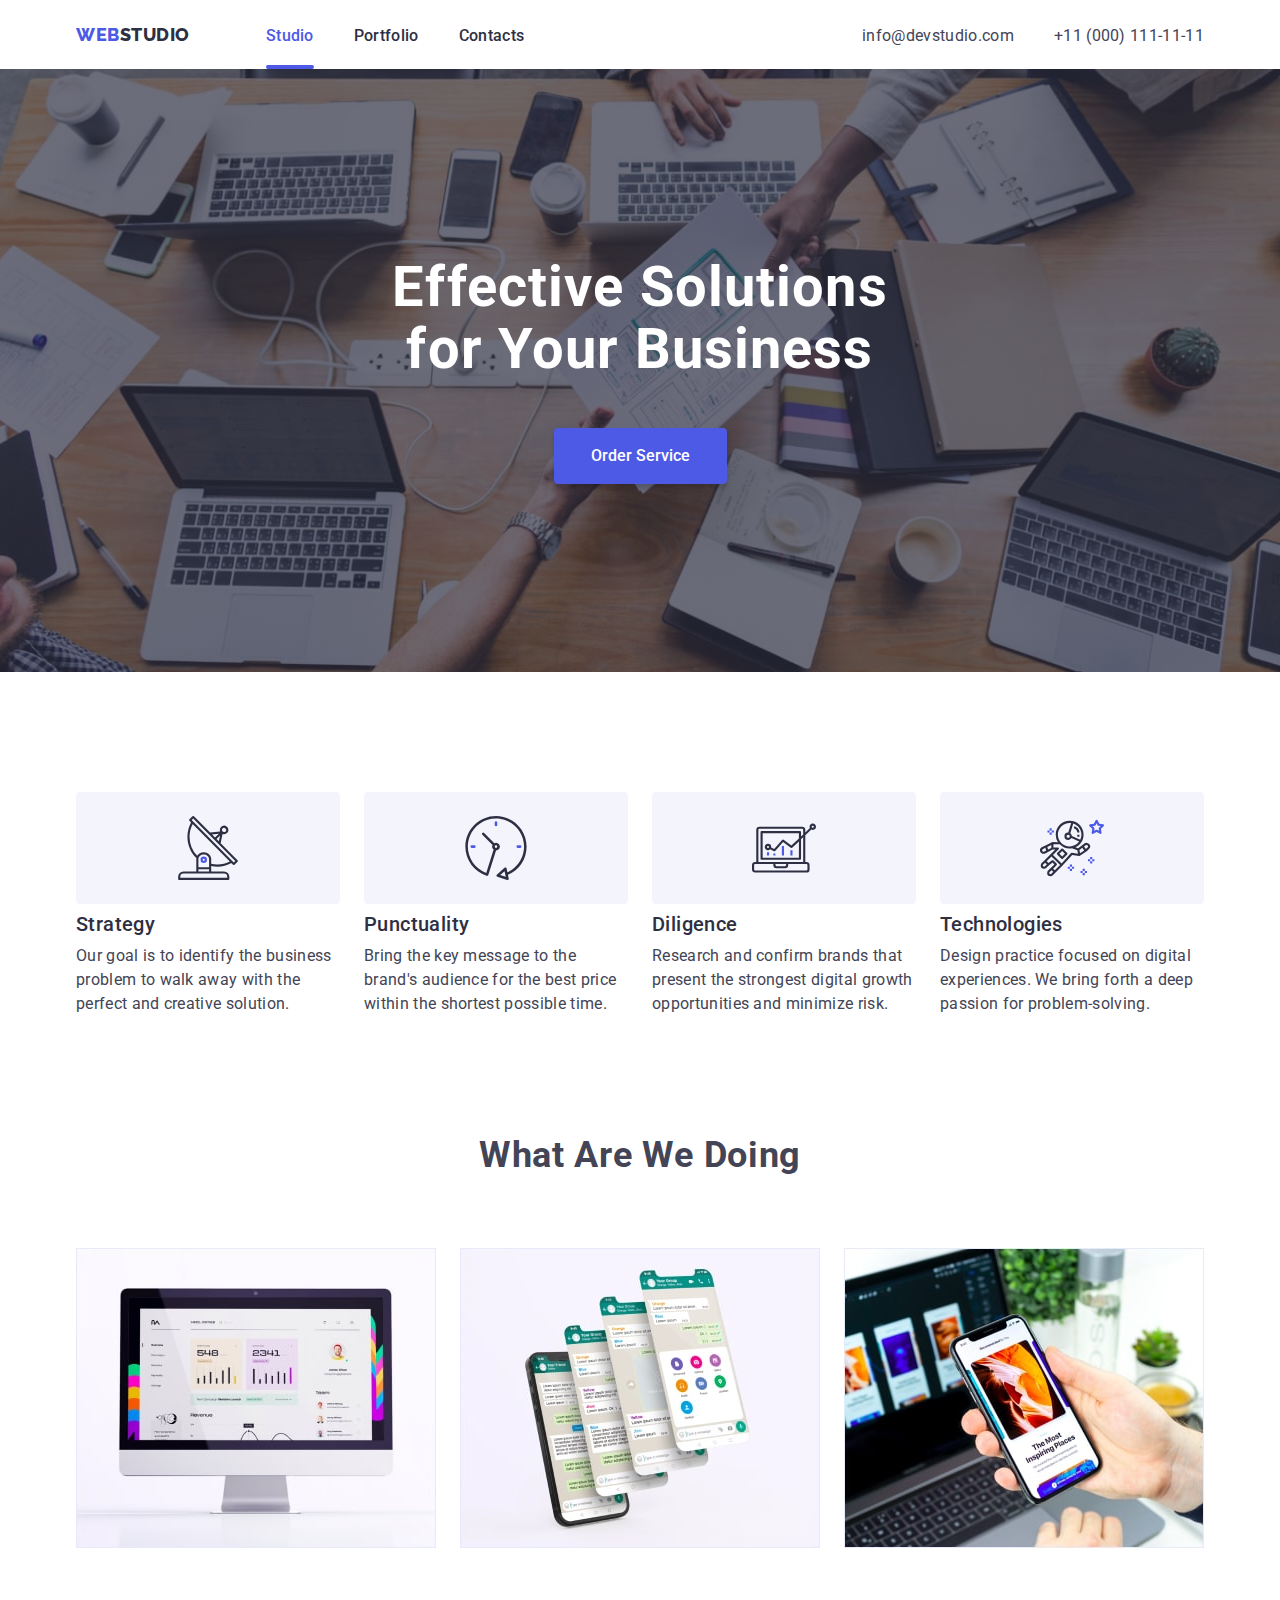
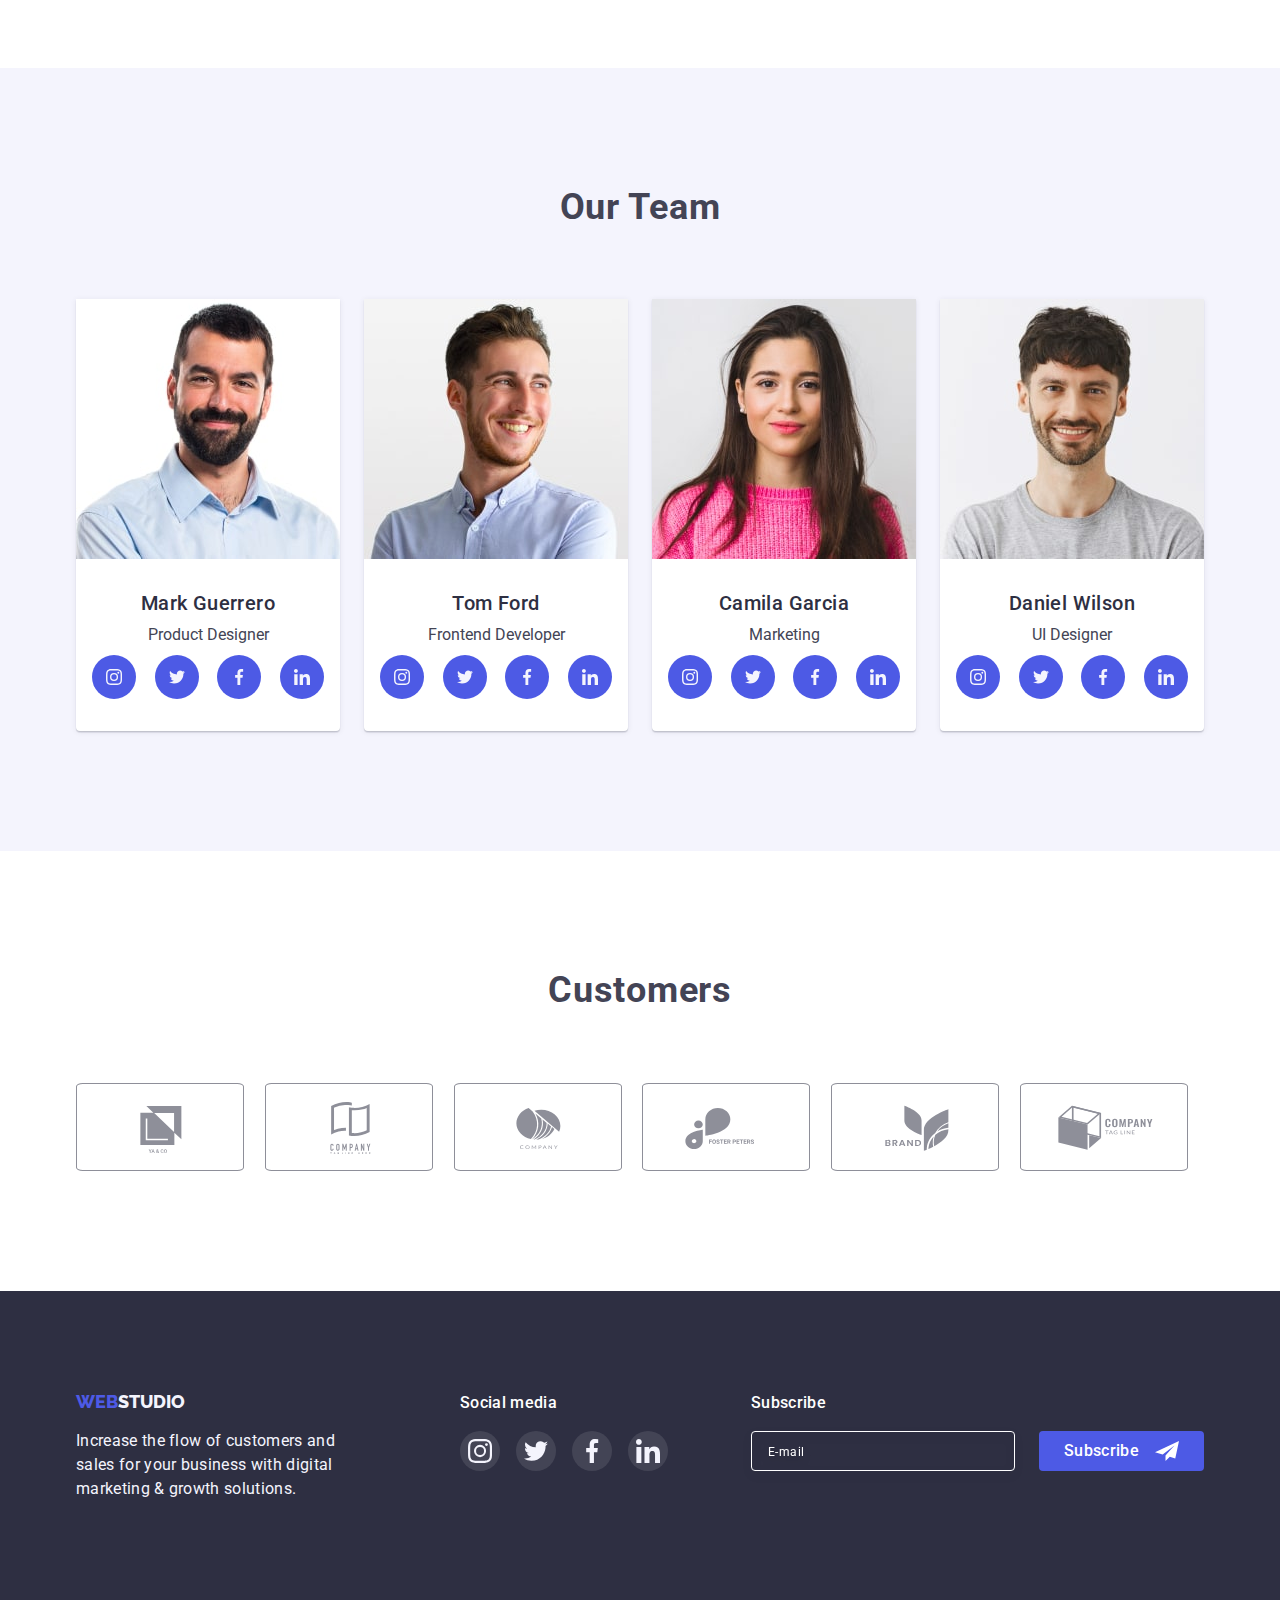
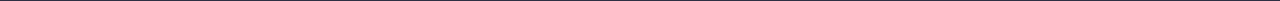
<file: index.html>
<!DOCTYPE html>
<html lang="en">
  <head>
    <meta charset="UTF-8" />
    <meta http-equiv="X-UA-Compatible" content="IE=edge" />
    <meta name="viewport" content="width=device-width, initial-scale=1.0" />
    <title>Document</title>
    <link
      rel="stylesheet"
      href="https://cdnjs.cloudflare.com/ajax/libs/modern-normalize/1.0.0/modern-normalize.min.css"
    />
    <link rel="stylesheet" href="./css/styles.css" />
    <link rel="preconnect" href="https://fonts.googleapis.com" />
    <link rel="preconnect" href="https://fonts.gstatic.com" crossorigin />
    <link rel="preconnect" href="https://fonts.googleapis.com" />
    <link rel="preconnect" href="https://fonts.gstatic.com" crossorigin />
    <link
      href="https://fonts.googleapis.com/css2?family=Raleway:wght@800&family=Roboto:wght@400;500;700&display=swap"
      rel="stylesheet"
    />
  </head>
  <body>
    <header class="page-header">
      <div class="container header-container">
        <!--Navigation-->
        <nav class="page-navigation">
          <a class="logo" href="./index.html"
            ><span class="logo-web">Web</span
            ><span class="logo-studio">Studio</span></a
          >

          <ul class="menu">
            <li class="menu-item current">
              <a class="menu-link current-link" href="">Studio</a>
            </li>
            <li class="menu-item">
              <a class="menu-link" href="./portfolio.html">Portfolio</a>
            </li>
            <li class="mtnu-item"><a class="menu-link" href="">Contacts</a></li>
          </ul>
        </nav>
        <!--Contacts-->
        <address>
          <ul class="contacts">
            <li>
              <a class="mail" href="mailto:info@devstudio.com"
                >info@devstudio.com</a
              >
            </li>
            <li>
              <a class="tel" href="tel:+110001111111">+11 (000) 111-11-11</a>
            </li>
          </ul>
        </address>
      </div>
    </header>
    <main>
      <!--Hero section-->
      <section class="hero">
        <div class="container">
          <h1 class="hero-title">Effective Solutions for Your Business</h1>
          <button class="primary-button" type="button" data-modal-open>
            Order Service
          </button>
        </div>
      </section>
      <!--Features section-->
      <section class="features-wrapper">
        <div class="container">
          <h2 hidden>Features</h2>
          <ul class="features">
            <li class="features-card">
              <div class="features-icon">
                <svg width="64" height="64">
                  <use href="./images/sprite.svg#icon-antenna-1"></use>
                </svg>
              </div>
              <h3 class="features-title">Strategy</h3>
              <p class="features-text">
                Our goal is to identify the business problem to walk away with
                the perfect and creative solution.
              </p>
            </li>
            <li class="features-card">
              <div class="features-icon">
                <svg width="64" height="64">
                  <use href="./images/sprite.svg#icon-clock-1"></use>
                </svg>
              </div>
              <h3 class="features-title">Punctuality</h3>
              <p class="features-text">
                Bring the key message to the brand's audience for the best price
                within the shortest possible time.
              </p>
            </li>
            <li class="features-card">
              <div class="features-icon">
                <svg width="64" height="64">
                  <use href="./images/sprite.svg#icon-diagram-1"></use>
                </svg>
              </div>
              <h3 class="features-title">Diligence</h3>
              <p class="features-text">
                Research and confirm brands that present the strongest digital
                growth opportunities and minimize risk.
              </p>
            </li>
            <li class="features-card">
              <div class="features-icon">
                <svg width="64" height="64">
                  <use href="./images/sprite.svg#icon-astronaut-1"></use>
                </svg>
              </div>
              <h3 class="features-title">Technologies</h3>
              <p class="features-text">
                Design practice focused on digital experiences. We bring forth a
                deep passion for problem-solving.
              </p>
            </li>
          </ul>
        </div>
      </section>
      <!--Explanations section-->
      <section class="explanations-wrapper">
        <div class="container">
          <h2 class="explanations-title">What are we doing</h2>
          <ul class="explanations">
            <li>
              <img
                class="explanations-img"
                src="./images/img1.jpg"
                alt="Website design for desktop"
                width="360"
                height="300"
              />
            </li>
            <li>
              <img
                class="explanations-img"
                src="./images/img2.jpg"
                alt="Webdesign for apps"
                width="360"
                height="300"
              />
            </li>
            <li>
              <img
                class="explanations-img"
                src="./images/img3.jpg"
                alt="Responsive design"
                width="360"
                height="300"
              />
            </li>
          </ul>
        </div>
      </section>
      <!--Our team section-->
      <section class="our-team-wrapper">
        <div class="container">
          <h2 class="team-title">Our Team</h2>
          <ul class="team">
            <li class="emploees-card">
              <img
                class="team-photo"
                src="./images/photo1.jpg"
                alt="Photo 1"
                width="264"
                height="260"
              />
              <h3 class="team-name">Mark Guerrero</h3>
              <p class="team-text">Product Designer</p>
              <ul class="social-list">
                <li>
                  <a href="" class="social-list-link">
                    <svg class="social-list-icon" width="16" height="16">
                      <use href="./images/sprite.svg#icon-instagram-2"></use>
                    </svg>
                  </a>
                </li>
                <li>
                  <a href="" class="social-list-link">
                    <svg class="social-list-icon" width="16" height="16">
                      <use href="./images/sprite.svg#icon-twitter"></use>
                    </svg>
                  </a>
                </li>
                <li>
                  <a href="" class="social-list-link">
                    <svg class="social-list-icon" width="16" height="16">
                      <use href="./images/sprite.svg#icon-facebook-1"></use>
                    </svg>
                  </a>
                </li>
                <li>
                  <a href="" class="social-list-link">
                    <svg class="social-list-icon" width="16" height="16">
                      <use href="./images/sprite.svg#icon-linkedin-1"></use>
                    </svg>
                  </a>
                </li>
              </ul>
            </li>
            <li class="emploees-card">
              <img
                class="team-photo"
                src="./images/photo2.jpg"
                alt="Photo 2"
                width="264"
                height="260"
              />
              <h3 class="team-name">Tom Ford</h3>
              <p class="team-text">Frontend Developer</p>
              <ul class="social-list">
                <li>
                  <a href="" class="social-list-link">
                    <svg class="social-list-icon" width="16" height="16">
                      <use href="./images/sprite.svg#icon-instagram-2"></use>
                    </svg>
                  </a>
                </li>
                <li>
                  <a href="" class="social-list-link">
                    <svg class="social-list-icon" width="16" height="16">
                      <use href="./images/sprite.svg#icon-twitter"></use>
                    </svg>
                  </a>
                </li>
                <li>
                  <a href="" class="social-list-link">
                    <svg class="social-list-icon" width="16" height="16">
                      <use href="./images/sprite.svg#icon-facebook-1"></use>
                    </svg>
                  </a>
                </li>
                <li>
                  <a href="" class="social-list-link">
                    <svg class="social-list-icon" width="16" height="16">
                      <use href="./images/sprite.svg#icon-linkedin-1"></use>
                    </svg>
                  </a>
                </li>
              </ul>
            </li>
            <li class="emploees-card">
              <img
                class="team-photo"
                src="./images/photo3.jpg"
                alt="Photo 3"
                width="264"
                height="260"
              />
              <h3 class="team-name">Camila Garcia</h3>
              <p class="team-text">Marketing</p>
              <ul class="social-list">
                <li class="social-list-item">
                  <a href="" class="social-list-link">
                    <svg class="social-list-icon" width="16" height="16">
                      <use href="./images/sprite.svg#icon-instagram-2"></use>
                    </svg>
                  </a>
                </li>
                <li class="social-list-item">
                  <a href="" class="social-list-link">
                    <svg class="social-list-icon" width="16" height="16">
                      <use href="./images/sprite.svg#icon-twitter"></use>
                    </svg>
                  </a>
                </li>
                <li class="social-list-item">
                  <a href="" class="social-list-link">
                    <svg class="social-list-icon" width="16" height="16">
                      <use href="./images/sprite.svg#icon-facebook-1"></use>
                    </svg>
                  </a>
                </li>
                <li class="social-list-item">
                  <a href="" class="social-list-link">
                    <svg class="social-list-icon" width="16" height="16">
                      <use href="./images/sprite.svg#icon-linkedin-1"></use>
                    </svg>
                  </a>
                </li>
              </ul>
            </li>
            <li class="emploees-card">
              <img
                class="team-photo"
                src="./images/photo4.jpg"
                alt="Photo 4"
                width="264"
                height="260"
              />
              <h3 class="team-name">Daniel Wilson</h3>
              <p class="team-text">UI Designer</p>
              <ul class="social-list">
                <li class="social-list-item">
                  <a href="" class="social-list-link">
                    <svg class="social-list-icon" width="16" height="16">
                      <use href="./images/sprite.svg#icon-instagram-2"></use>
                    </svg>
                  </a>
                </li>
                <li class="social-list-item">
                  <a href="" class="social-list-link">
                    <svg class="social-list-icon" width="16" height="16">
                      <use href="./images/sprite.svg#icon-twitter"></use>
                    </svg>
                  </a>
                </li>
                <li class="social-list-item">
                  <a href="" class="social-list-link">
                    <svg class="social-list-icon" width="16" height="16">
                      <use href="./images/sprite.svg#icon-facebook-1"></use>
                    </svg>
                  </a>
                </li>
                <li class="social-list-item">
                  <a href="" class="social-list-link">
                    <svg class="social-list-icon" width="16" height="16">
                      <use href="./images/sprite.svg#icon-linkedin-1"></use>
                    </svg>
                  </a>
                </li>
              </ul>
            </li>
          </ul>
        </div>
      </section>
      <!--Customers section-->
      <section class="customers">
        <div class="container">
          <h2 class="customers-title">Customers</h2>
          <ul class="customers-list">
            <li class="customers-list-item">
              <a href="" class="customers-list-link">
                <svg class="customer-list-icon" width="104" height="56">
                  <use href="./images/sprite.svg#icon-Logo1"></use>
                </svg>
              </a>
            </li>
            <li class="customers-list-item">
              <a href="" class="customers-list-link">
                <svg class="customer-list-icon" width="104" height="56">
                  <use href="./images/sprite.svg#icon-Logo2"></use>
                </svg>
              </a>
            </li>
            <li class="customers-list-item">
              <a href="" class="customers-list-link">
                <svg class="customer-list-icon" width="104" height="56">
                  <use href="./images/sprite.svg#icon-Logo3"></use>
                </svg>
              </a>
            </li>
            <li class="customers-list-item">
              <a href="" class="customers-list-link">
                <svg class="customer-list-icon" width="104" height="56">
                  <use href="./images/sprite.svg#icon-Logo4"></use>
                </svg>
              </a>
            </li>
            <li class="customers-list-item">
              <a href="" class="customers-list-link">
                <svg class="customer-list-icon" width="104" height="56">
                  <use href="./images/sprite.svg#icon-Logo5"></use>
                </svg>
              </a>
            </li>
            <li class="customers-list-item">
              <a href="" class="customers-list-link">
                <svg class="customer-list-icon" width="104" height="56">
                  <use href="./images/sprite.svg#icon-Logo6"></use>
                </svg>
              </a>
            </li>
          </ul>
        </div>
      </section>
    </main>
    <footer class="footer-section">
      <div class="container footer-container">
        <div class="footer-first-column">
          <a class="footer-logo" href="./index.html"
            ><span class="footer-logo-web">Web</span
            ><span class="footer-logo-studio">Studio</span></a
          >
          <p class="footer-text">
            Increase the flow of customers and sales for your business with
            digital marketing & growth solutions.
          </p>
        </div>
        <div>
          <h4 class="social-title">Social media</h4>
          <ul class="social-list-footer">
            <li class="social-list-item-footer">
              <a href="" class="social-list-link-footer">
                <svg class="social-list-icon-footer" width="24" height="24">
                  <use href="./images/sprite.svg#icon-instagram-2"></use>
                </svg>
              </a>
            </li>
            <li class="social-list-item-footer">
              <a href="" class="social-list-link-footer">
                <svg class="social-list-icon-footer" width="24" height="24">
                  <use href="./images/sprite.svg#icon-twitter"></use>
                </svg>
              </a>
            </li>
            <li class="social-list-item-footer">
              <a href="" class="social-list-link-footer">
                <svg class="social-list-icon-footer" width="24" height="24">
                  <use href="./images/sprite.svg#icon-facebook-1"></use>
                </svg>
              </a>
            </li>
            <li class="social-list-item-footer">
              <a href="" class="social-list-link-footer">
                <svg class="social-list-icon-footer" width="24" height="24">
                  <use href="./images/sprite.svg#icon-linkedin-1"></use>
                </svg>
              </a>
            </li>
          </ul>
        </div>
        <form class="modal-form-subscribe">
          <p class="modal-form-subscribe-title">Subscribe</p>
            <label class="modal-form-subscribe-field">
              <div class="modal-form-subscribe-wrapper">
              <input type="email" class="modal-form-subscribe-input"
              name="user_email" placeholder="E-mail"
              required>
            </label>
            <button type="submit" class="modal-form-subscribe-btn">Subscribe
              <svg class="modal-form-subscribe-icon" width="24" height="24">
                <use href="./images/sprite.svg#icon-Frame-31"></use>
              </svg>
            </button> 
          </div>      
        </form>
      </div>
    </footer>
    <div class="backdrop is-hidden" data-modal="">
      <div class="modal">
        <button type="button" class="modal-close-btn" data-modal-close>
          <svg class="modal-close-button-icon" width="8" height="8">
            <use href="./images/sprite.svg#icon-close-black-18dp-2-11"></use>
          </svg>
        </button>
        <form class="modal-form">
          <p class="modal-form-title">
            Leave your contacts and we will call you back
          </p>
          <label class="modal-form-field">
            <span class="modal-form-input-desc">Name</span>
            <span class="modal-form-input-wrapper">
              <input
                type="text"
                class="modal-form-input"
                placeholder=""
                name="user_name"
                required
                minlength="2"
                pattern="^[a-zA-Z]+"
              />
              <span class="modal-form-input-icon">
                <svg class="icon-checkbox">
                  <use
                    href="./images/sprite.svg#icon-person"
                    width="18px"
                    height="18px"
                  ></use>
                </svg>
              </span>
            </span>
          </label>
          <label class="modal-form-field">
            <span class="modal-form-input-desc">Phone</span>
            <span class="modal-form-input-wrapper">
              <input
                type="tel"
                class="modal-form-input"
                name="user_phone"
                required
                part="[0-9]{10}"
              />
              <span class="modal-form-input-icon">
                <svg class="icon-checkbox">
                  <use
                    href="./images/sprite.svg#icon-phone"
                    width="18px"
                    height="18px"
                  ></use>
                </svg>
              </span>
            </span>
          </label>
          <label class="modal-form-field">
            <span class="modal-form-input-desc">Email</span>
            <span class="modal-form-input-wrapper">
              <input
                type="email"
                class="modal-form-input"
                name="user_email"
                required
              />
              <span class="modal-form-input-icon">
                <svg class="icon-checkbox">
                  <use
                    href="./images/sprite.svg#icon-email"
                    width="18px"
                    height="18px"
                  ></use>
                </svg>
              </span>
            </span>
          </label>
          <label class="modal-form-field">
            <span class="modal-form-input-desc">Comment</span>
            <textarea
              name="user-message"
              class="modal-form-message"
              placeholder="Text input"
            ></textarea>
          </label>
          <input
            id="user-policy"
            type="checkbox"
            name="accept"
            class="modal-form-check visually-hidden"             
          />
          <label for="user-policy"
          class="modal-form-check-desc">
          I accept the terms and conditions of the &nbsp
          <a href="#" class="checkbox-link">Privacy Policy</a></label>
          <button type="submit" class="contact-form-btn">Send</button>
        </form>
      </div>
    </div>
    <script src="./js/modal.js"></script>
  </body>
</html>
<!--<span>
          <svg class="icon-checkbox">
            <use href="./images/sprite.svg#icon-Property-1click1"></use>
          </svg>
          </span>-->
</file>
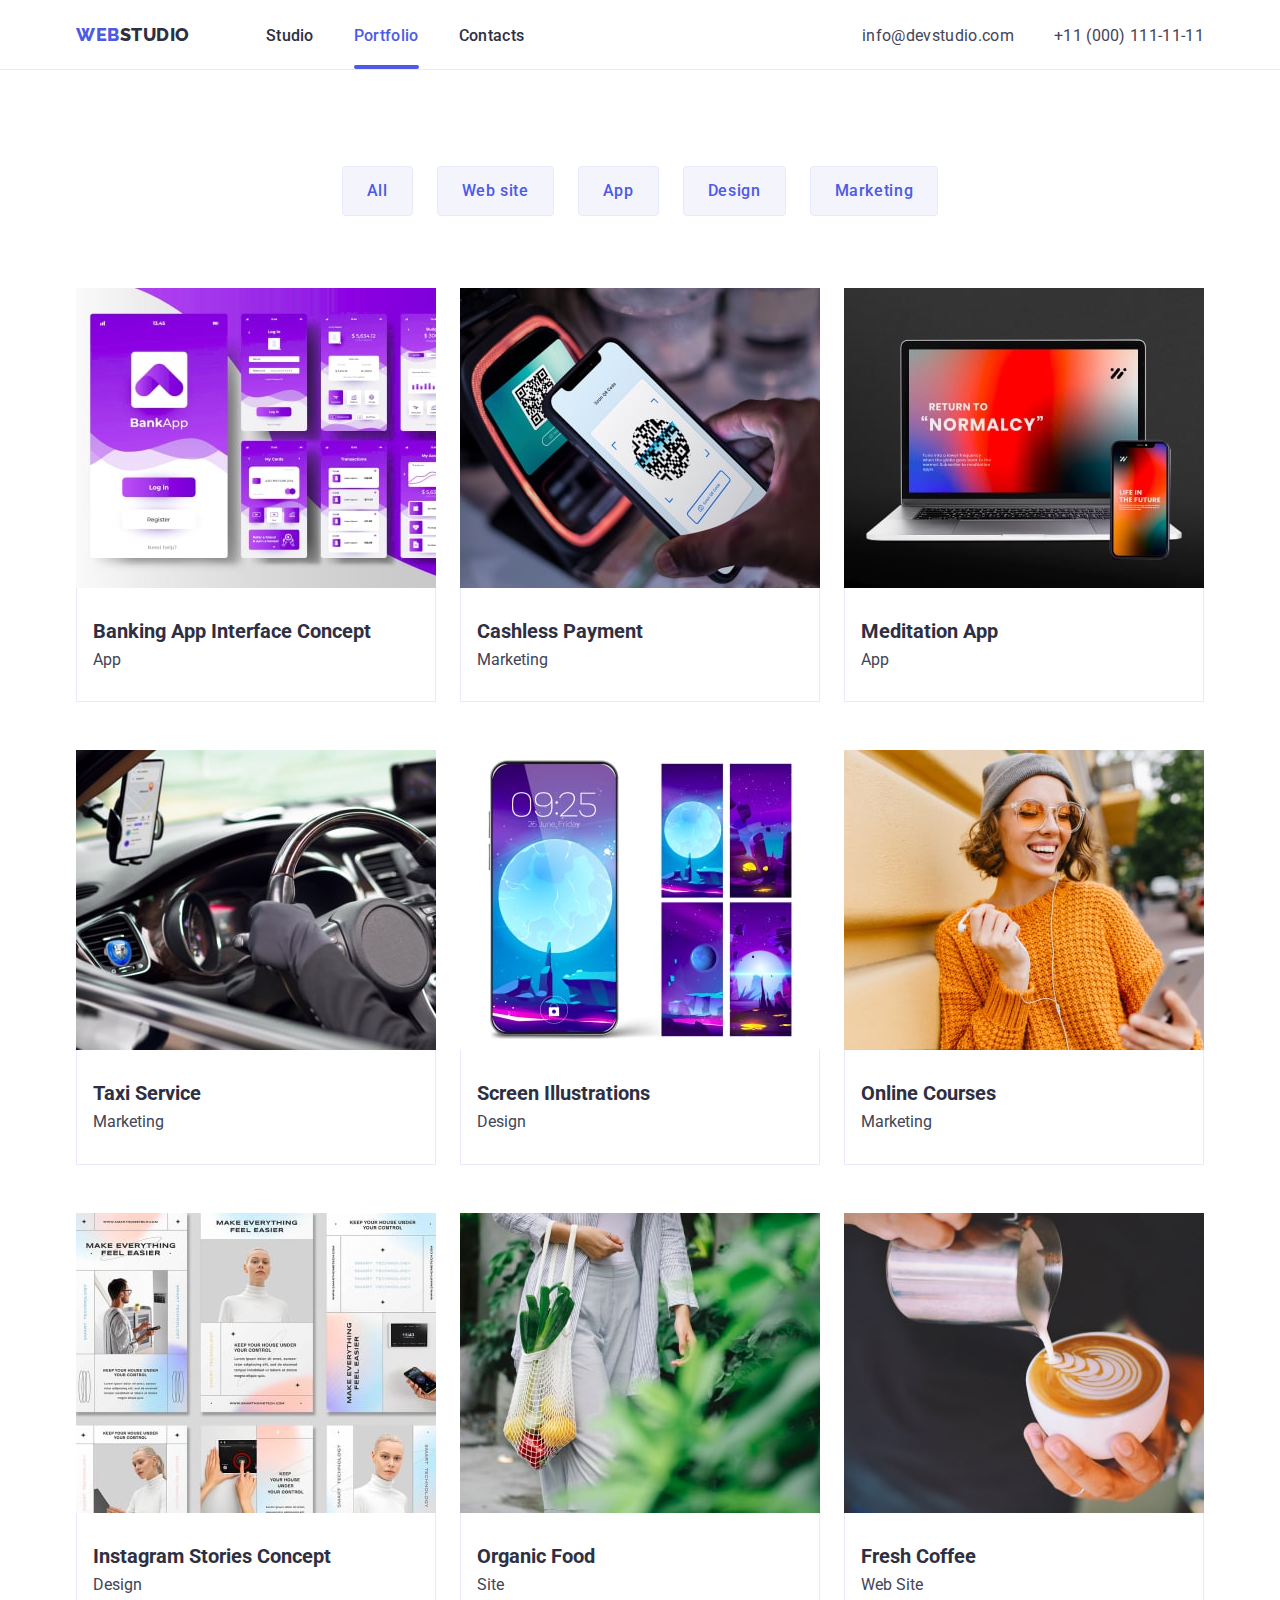
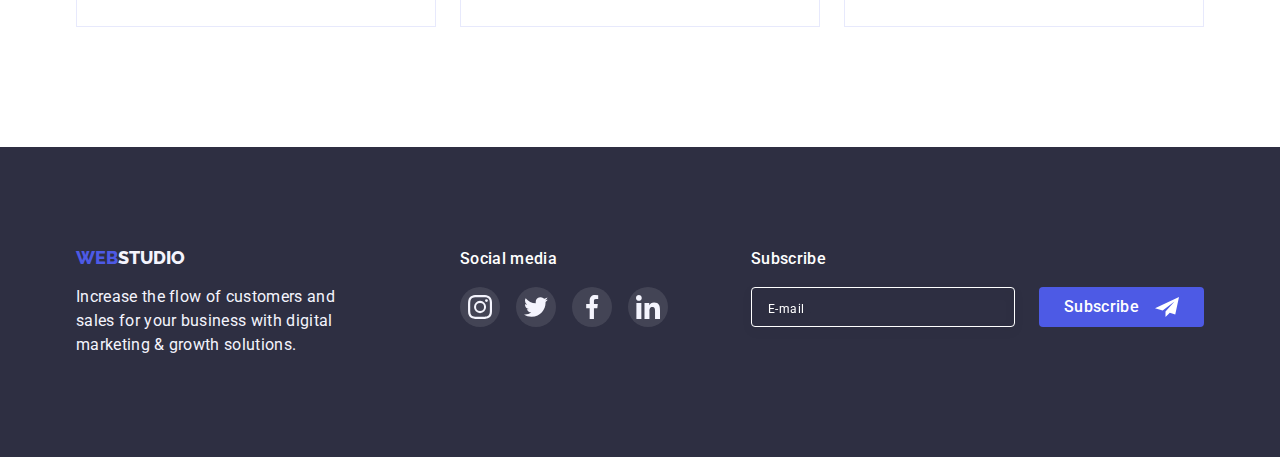
<file: portfolio.html>
<!DOCTYPE html>
<html lang="en">
  <head>
    <meta charset="UTF-8" />
    <meta http-equiv="X-UA-Compatible" content="IE=edge" />
    <meta name="viewport" content="width=device-width, initial-scale=1.0" />
    <title>Document</title>
    <link
      rel="stylesheet"
      href="https://cdnjs.cloudflare.com/ajax/libs/modern-normalize/1.0.0/modern-normalize.min.css"
    />
    <link rel="stylesheet" href="./css/styles.css" />
    <link rel="preconnect" href="https://fonts.googleapis.com" />
    <link rel="preconnect" href="https://fonts.gstatic.com" crossorigin />
    <link rel="preconnect" href="https://fonts.googleapis.com" />
    <link rel="preconnect" href="https://fonts.gstatic.com" crossorigin />
    <link
      href="https://fonts.googleapis.com/css2?family=Raleway:wght@800&family=Roboto:wght@400;500;700&display=swap"
      rel="stylesheet"
    />
  </head>
  <body>
    <header class="page-header">
      <div class="container header-container">
        <!--Navigation-->
        <nav class="page-navigation">
          <a class="logo" href="./index.html"
            ><span class="logo-web">Web</span
            ><span class="logo-studio">Studio</span></a
          >

          <ul class="menu">
            <li class="menu-item"><a class="menu-link" href="./index.html">Studio</a></li>
            <li class="menu-item  current">
              <a class="menu-link current-link" href="./portfolio.html">Portfolio</a>
            </li>
            <li class="mtnu-item"><a class="menu-link" href="">Contacts</a></li>
          </ul>
        </nav>
        <!--Contacts-->
        <address>
          <ul class="contacts">
            <li>
              <a class="mail" href="mailto:info@devstudio.com"
                >info@devstudio.com</a
              >
            </li>
            <li>
              <a class="tel" href="tel:+110001111111">+11 (000) 111-11-11</a>
            </li>
          </ul>
        </address>
      </div>
    </header>
    <main>
      <!--Portfolio section-->
      <section class="portfolio-section">
        <div class="container">
          <h1 hidden>Portfolio Menu</h1>
          <ul class="portfolio-list">
            <li class="portfolio-button"><button type="button">All</button></li>
            <li class="portfolio-button">
              <button type="button">Web site</button>
            </li>
            <li class="portfolio-button"><button type="button">App</button></li>
            <li class="portfolio-button">
              <button type="button">Design</button>
            </li>
            <li class="portfolio-button">
              <button type="button">Marketing</button>
            </li>
          </ul>
          <ul class="portfolio-list-img">
            <li class="portfolio-img">
              <a href="" class="portfolio-link">
              <div class="overlay-wrapper">
              <img
                src="./images/portfolio1.jpg"
                alt="Banking App Design"
                width="360"
                height="300"
              />
              <p class="overlay">14 Stylish and User-Friendly App Design Concepts · Task Manager App · Calorie Tracker App · Exotic Fruit Ecommerce App · Cloud Storage App</p>
            </div>
              
              <div class="portfolio-description">
                
                <h2 class="portfolio-card-title">
                  Banking App Interface Concept
                </h2>
                <p class="portfolio-text-description">App</p>
                
              </div>
              </a>
            </li>

            <li class="portfolio-img">
              <a href="" class="portfolio-link">
                <div class="overlay-wrapper">
               <img
                src="./images/portfolio2.jpg"
                alt="Payment App Design"
                width="360"
                height="300"
              />
              <p class="overlay">14 Stylish and User-Friendly App Design Concepts · Task Manager App · Calorie Tracker App · Exotic Fruit Ecommerce App · Cloud Storage App</p>
            </div>
              <div class="portfolio-description">
                <h2 class="portfolio-card-title">Cashless Payment</h2>
                <p class="portfolio-text-description">Marketing</p>
              </div>
              </a>
            </li>

            <li class="portfolio-img">
              <a href="" class="portfolio-link"><div class="overlay-wrapper">
                <img
                  src="./images/portfolio3.jpg"
                  alt="Banking App Design"
                  width="360"
                  height="300"
                />
                <p class="overlay">14 Stylish and User-Friendly App Design Concepts · Task Manager App · Calorie Tracker App · Exotic Fruit Ecommerce App · Cloud Storage App</p>
              </div>
              <div class="portfolio-description">
                <h2 class="portfolio-card-title">Meditation App</h2>
                <p class="portfolio-text-description">App</p>
              </div>
              </a>
            </li>

            <li class="portfolio-img">
              <a href="" class="portfolio-link">
                <div class="overlay-wrapper">
                  <img
                    src="./images/portfolio4.jpg"
                    alt="Banking App Design"
                    width="360"
                    height="300"
                  />
                  <p class="overlay">14 Stylish and User-Friendly App Design Concepts · Task Manager App · Calorie Tracker App · Exotic Fruit Ecommerce App · Cloud Storage App</p>
                </div>
              <div class="portfolio-description">
                <h2 class="portfolio-card-title">Taxi Service</h2>
                <p class="portfolio-text-description">Marketing</p>
              </div>
              </a>
            </li>

            <li class="portfolio-img">
              <a href="" class="portfolio-link">
                <div class="overlay-wrapper">
                  <img
                    src="./images/portfolio5.jpg"
                    alt="Banking App Design"
                    width="360"
                    height="300"
                  />
                  <p class="overlay">14 Stylish and User-Friendly App Design Concepts · Task Manager App · Calorie Tracker App · Exotic Fruit Ecommerce App · Cloud Storage App</p>
                </div>
              <div class="portfolio-description">
                <h2 class="portfolio-card-title">Screen Illustrations</h2>
                <p class="portfolio-text-description">Design</p>
              </div>
            </a>
            </li>

            <li class="portfolio-img">
              <a href="" class="portfolio-link">
                <div class="overlay-wrapper">
                  <img
                    src="./images/portfolio6.jpg"
                    alt="Banking App Design"
                    width="360"
                    height="300"
                  />
                  <p class="overlay">14 Stylish and User-Friendly App Design Concepts · Task Manager App · Calorie Tracker App · Exotic Fruit Ecommerce App · Cloud Storage App</p>
                </div>
              <div class="portfolio-description">
                <h2 class="portfolio-card-title">Online Courses</h2>
                <p class="portfolio-text-description">Marketing</p>
              </div>
              </a>
            </li>

            <li class="portfolio-img">
              <a href="" class="portfolio-link">
                <div class="overlay-wrapper">
                  <img
                    src="./images/portfolio7.jpg"
                    alt="Banking App Design"
                    width="360"
                    height="300"
                  />
                  <p class="overlay">14 Stylish and User-Friendly App Design Concepts · Task Manager App · Calorie Tracker App · Exotic Fruit Ecommerce App · Cloud Storage App</p>
                </div>
              <div class="portfolio-description">
                <h2 class="portfolio-card-title">Instagram Stories Concept</h2>
                <p class="portfolio-text-description">Design</p>
              </div>
              </a>
            </li>

            <li class="portfolio-img">
              <a href="" class="portfolio-link">
                <div class="overlay-wrapper">
                  <img
                    src="./images/portfolio8.jpg"
                    alt="Banking App Design"
                    width="360"
                    height="300"
                  />
                  <p class="overlay">14 Stylish and User-Friendly App Design Concepts · Task Manager App · Calorie Tracker App · Exotic Fruit Ecommerce App · Cloud Storage App</p>
                </div>
              <div class="portfolio-description">
                <h2 class="portfolio-card-title">Organic Food</h2>
                <p class="portfolio-text-description">Site</p>
              </div>
              </a>
            </li>

            <li class="portfolio-img">
              <a href="" class="portfolio-link">
                <div class="overlay-wrapper">
                  <img
                    src="./images/portfolio9.jpg"
                    alt="Banking App Design"
                    width="360"
                    height="300"
                  />
                  <p class="overlay">14 Stylish and User-Friendly App Design Concepts · Task Manager App · Calorie Tracker App · Exotic Fruit Ecommerce App · Cloud Storage App</p>
                </div>
              <div class="portfolio-description">
                <h2 class="portfolio-card-title">Fresh Coffee</h2>
                <p class="portfolio-text-description">Web Site</p>                
              </div>
              </a>
            </li>
          </ul>
        </div>
      </section>
    </main>
    <footer class="footer-section">
      <div class="container footer-container">
        <div class="footer-first-column">
          <a class="footer-logo" href="./index.html"
            ><span class="footer-logo-web">Web</span
            ><span class="footer-logo-studio">Studio</span></a
          >
          <p class="footer-text">
            Increase the flow of customers and sales for your business with
            digital marketing & growth solutions.
          </p>
        </div>
        <div>
          <h4 class="social-title">Social media</h4>
          <ul class="social-list-footer">
            <li class="social-list-item-footer">
              <a href="" class="social-list-link-footer">
                <svg class="social-list-icon-footer" width="24" height="24">
                  <use href="./images/sprite.svg#icon-instagram-2"></use>
                </svg>
              </a>
            </li>
            <li class="social-list-item-footer">
              <a href="" class="social-list-link-footer">
                <svg class="social-list-icon-footer" width="24" height="24">
                  <use href="./images/sprite.svg#icon-twitter"></use>
                </svg>
              </a>
            </li>
            <li class="social-list-item-footer">
              <a href="" class="social-list-link-footer">
                <svg class="social-list-icon-footer" width="24" height="24">
                  <use href="./images/sprite.svg#icon-facebook-1"></use>
                </svg>
              </a>
            </li>
            <li class="social-list-item-footer">
              <a href="" class="social-list-link-footer">
                <svg class="social-list-icon-footer" width="24" height="24">
                  <use href="./images/sprite.svg#icon-linkedin-1"></use>
                </svg>
              </a>
            </li>
          </ul>
        </div>
        <form class="modal-form-subscribe">
          <p class="modal-form-subscribe-title">Subscribe</p>
            <label class="modal-form-subscribe-field">
              <div class="modal-form-subscribe-wrapper">
              <input type="email" class="modal-form-subscribe-input"
              name="user_email" placeholder="E-mail"
              required>
            </label>
            <button type="submit" class="modal-form-subscribe-btn">Subscribe
              <svg class="modal-form-subscribe-icon" width="24" height="24">
                <use href="./images/sprite.svg#icon-Frame-31"></use>
              </svg>
            </button> 
          </div>      
        </form>
      </div>
    </footer>
  </body>
</html>
</file>
<file: css/styles.css>
html{
    box-sizing: border-box;
}

*,
*::before,
*::after{
    box-sizing: border-box;
}
:root{
    --primary-text-color: #2E2F42;
    --title-text-color: #434455;
    --white-text-color: #ffffff;
    --accent-color: #4D5AE5;
    --hover-focus-color: #404BBF;
    --primary-bg-color:#ffffff;
    --primary-bg-hero: #2E2F42;
    --footer-text-color:#F4F4FD;
    --nav-border-line: #E7E9FC;
    --footer-success: #31D0AA;
    --customers-border: #8E8F99;
    --form-border-color: #d3d3d7;
    --transition-duration: color 3s cubic-bezier(0.4, 0, 0.2, 1);
    
    
}
h1, h2, h3, h4, p{
    margin-top: 0;
    margin-bottom: 0;
}
ul{
    margin: 0;
    padding: 0;
    list-style: none;
}
img{
    display: block;
}
button{
    cursor: pointer;
}
.visually-hidden{
    position: absolute;
    width: 1px;
    height: 1px;
    margin: -1px;
    padding: 0;
    overflow: hidden;
    border: 0;
    clip: rect(0 0 0 0);
}

.container{
    max-width: 1158px;

    margin-left: auto;
    margin-right: auto;
    padding-left: 15px;
    padding-right: 15px;
    
}


/*Body style*/
body{
    background: var(--primary-bg-color);
    color: var(--title-text-color);
    font-family: 'Roboto', 'Arial', 'Helvetica', sans-serif;
}
.page-header{
    padding-top: 24px;
    padding-bottom: 24px;

}
.header-container{
    display: flex;
    justify-content: space-between;
   
}
.page-navigation{
    display: flex;
}

/*Navigation section*/
.logo{
    font-family: 'Raleway', 'Verdana', 'Geneva', sans-serif;
    font-style: normal;
    font-weight: 800;
    font-size: 18px;
    line-height: 21px;
    text-decoration: none;
    letter-spacing: 0.03em;
    text-transform: uppercase;
    transition: color 250ms cubic-bezier(0.4, 0, 0.2, 1);

    margin-right: 76px;
   
}
.logo-web{
    color: var(--accent-color);
    transition: color 250ms cubic-bezier(0.4, 0, 0.2, 1);
    
}
.logo-web:hover,
.logo-web:focus{
    color: var(--hover-focus-color);
    
}
    
.logo-studio{
    color: var(--primary-text-color);
    transition: color 250ms cubic-bezier(0.4, 0, 0.2, 1);
}
.logo-studio:hover,
.logo-studio:focus{
    color: var(--hover-focus-color);
    
}
.menu{   
    display: flex;
    
    }
.contacts{
    display: flex;
}

.menu-item:not(:last-child) {
    margin-right: 40px;
}


a.menu-link{
    
    text-decoration: none;
    color: var(--primary-text-color);
    font-style: normal;
    font-weight: 500;
    font-size: 16px;
    line-height: 1.5;
    letter-spacing: 0.02em;
    transition: color 250ms cubic-bezier(0.4, 0, 0.2, 1);

    padding-top: 24px;
    padding-bottom: 24px;   
       
}
a.current-link{
    color: var(--accent-color);
    position: relative;
    
   
}

.current-link::after{
    position: absolute;
    content: '';
    display: block;
    width: 100%;
    height: 4px;
    left:0;
    bottom: 0;
    border-radius: 2px;
    background-color: var(--accent-color);
    margin-top: 24px;
    margin-bottom: 0;

    
  }




.menu-link:hover
{
   color: var(--hover-focus-color);
   
}
/*Address section*/

.mail,
.tel{
    font-style: normal;
    font-size: 16px;
    line-height: 1.5;    
    letter-spacing: 0.02em;
    color: var(--title-text-color);
    text-decoration: none;
    transition: color 250ms cubic-bezier(0.4, 0, 0.2, 1);

    padding-top: 24px;
    padding-bottom: 24px;
}
.mail{
    margin-right: 40px;
}
.mail:hover,
.tel:hover{
    color: var(--hover-focus-color);
    

}
.mail:focus,
.tel:focus{
    color: var(--hover-focus-color);
    

}

/*Hero section*/



.hero-title{
    font-size: 56px;
    line-height: 1.1;   
    letter-spacing: 0.02em;    
    color: var(--white-text-color);
    max-width: 496px;

    margin-left: auto;
    margin-right: auto;
    margin-bottom: 48px;
    
       
}
.hero{
    background: linear-gradient(to right, rgba(46, 47, 66, 0.7), rgba(46, 47, 66, 0.7)),
    url(../images/people-office.jpg);
    background-color: var(--primary-bg-hero);
    
    max-width: 1440px;
    background-size: cover;
    background-position: center;
    background-repeat: no-repeat;
    margin: -3px auto 0 auto;

    text-align: center;
    padding-top: 188px;
    padding-bottom: 188px;
    
    
    
    
      
}

.hero button{
    font-family: inherit;
    font-weight: 500;
    font-size: 16px;
    line-height: 24px;
    background: var(--accent-color);
    color: var(--white-text-color);
    box-shadow: 0px 4px 4px rgba(0, 0, 0, 0.15);
    transition: background-color 250ms cubic-bezier(0.4, 0, 0.2, 1);

    min-width: 160px;       
    border-radius: 4px;
    border-style: solid;
    border-color: transparent;

    display: inline-block;   
    padding-top: 14px;
    padding-bottom: 14px;
    padding-right: 35px;
    padding-left: 35px;
     
}

.hero button:hover{
    background-color: var(--hover-focus-color);
    box-shadow: 0px 4px 4px rgba(0, 0, 0, 0.15);
    
}


/*Features section*/
.features-card{
    width: 264px;
    
   
    
}

.features-wrapper{
    padding-top: 120px;
    padding-bottom: 120px;
    
}

.features-icon{
    display: flex;
    justify-content: center;
    align-items: center;
    width: 264px;
    height: 112px;
    background-color: var(--footer-text-color);
    border-radius: 4px;
    margin-bottom: 8px;
}
.explanations-title,
.team-title,
.customers-title{
    font-style: normal;
    font-weight: 700;
    font-size: 36px;
    line-height: 1.1;
    letter-spacing: 0.02em;
    text-transform: capitalize;
    text-align: center;
    margin-bottom: 72px;
}

h3{
    font-style: normal;
    font-weight: 500;
    font-size: 20px;
    line-height: 1.2;
    letter-spacing: 0.02em;
    color: var(--primary-text-color);
    
}
.features-title{
    text-align: left;
    margin-bottom: 8px;
}
.features{
    display: flex;
    justify-content: space-between;
}

.features-text{
    font-style: normal;       
    font-size: 16px;
    line-height: 1.5;      
    letter-spacing: 0.02em;
}

/*Explanation section*/
.explanations-wrapper{
    padding-bottom: 120px;


}

.explanations{
    display: flex;
    justify-content: space-between;
    flex-wrap: wrap;
}






/*Our team section*/
.our-team-wrapper{
    background-color: var(--footer-text-color);

    padding-top: 120px;
    padding-bottom: 120px;
    margin-bottom: 120px;
    
}

.team{
    display: flex;    
    flex-wrap: wrap;
}


.team-photo{
    width: 264px;
    height: 260px;
    margin-bottom: 32px;
}

.team-name{
    text-align: center;
    margin-bottom: 8px;
}
.team-text{
    text-align: center;
    line-height: 1.5;
    margin-bottom: 8px;
}
.emploees-card{
    background-color: var(--primary-bg-color);   
    box-shadow: 0px 1px 6px rgba(46, 47, 66, 0.08), 
    0px 1px 1px rgba(46, 47, 66, 0.16), 0px 2px 1px rgba(46, 47, 66, 0.08);
    border-radius: 0px 0px 4px 4px;
}

.emploees-card:not(:nth-child(4n)){
    margin-right: 24px;
}
.social-list{
    display: flex;
    justify-content: space-between;
    padding-left: 16px;
    padding-right: 16px;
    padding-bottom: 32px;
}
.social-list-link{
    height: 44px;
    width: 44px;
    background-color: var(--accent-color);
    border-radius: 50%;
    display: flex;
    align-items: center;
    justify-content: center;
    color: var(--white-text-color);
    transition: background-color 250ms cubic-bezier(0.4, 0, 0.2, 1);
    
}
.social-list-icon{
    fill: currentColor;
    
}
.social-list-link:hover,
.social-list-link:focus{
    background-color: var(--hover-focus-color);
  
}

/**Customers section**/
.customers{
    padding-bottom: 120px;
}

.customers-list{
    display: flex;
    justify-content: space-between;
    
    
}

.customers-list-link{
    height: 88px;
    width: 168px;
    border: 1px solid var(--customers-border); 
    border-radius: 4%;
    display: flex;
    align-items: center;
    justify-content: center;
    margin-right: 16px;
    color: var(--customers-border);
    transition: color 250ms cubic-bezier(0.4, 0, 0.2, 1), border-color 250ms cubic-bezier(0.4, 0, 0.2, 1);

}
.customer-list-icon{
    fill: currentColor;
}
.customers-list-link:hover,
.customers-list-link:focus{
    border: 1px solid var(--hover-focus-color);
    color: var(--hover-focus-color);
   
    
   
}








 /*Footer*/
 
 .footer-section{
    background-color: var(--primary-bg-hero);
    padding-top: 100px;
    padding-bottom: 100px;
    
   
 }
 .footer-container{
    display: flex;

 }
 .footer-first-column{
    margin-right: 120px;
 }

 .footer-logo{
    font-family: 'Raleway', 'Verdana', 'Geneva', sans-serif;
    text-decoration: none;
    font-weight: 800;
    font-size: 18px;
    line-height: 1.2;
    text-transform: uppercase;

    display: inline-block;
    margin-bottom: 16px;
    

 }
 .footer-logo-web{
    color: var(--accent-color);
 }

 .footer-logo-studio{
    color: var(--footer-text-color);
 }
 .footer-logo-web:hover,
 .footer-logo-studio:hover{
    color: var(--hover-focus-color);
   
 }
 .footer-text{    
    font-style: normal;
    font-size: 16px;
    line-height: 1.5;
    letter-spacing: 0.02em;
    color: var(--footer-text-color);

    width: 264px;
}
.social-list-footer{
    display: flex;
    justify-content: space-between;
    
}
.social-title{
    font-family: inherit;
    font-weight: 500;
    font-size: 16px;
    line-height: 24px;
    color: var(--white-text-color);
    margin-bottom: 16px;
    letter-spacing: 0.02em;
 }
 .social-list-item-footer:not(:last-child) {
    
    margin-right: 16px;
    
}   
    
.social-list-link-footer{
    height: 40px;
    width: 40px;
    background: rgba(255, 255, 255, .1);    
    border-radius: 50%;
    display: flex;
    align-items: center;
    justify-content: center;
    
    transition: background-color 250ms cubic-bezier(0.4, 0, 0.2, 1);
 }
    
.social-list-link-footer:hover,
.social-list-link-footer:focus{
    background-color: var(--footer-success);
}



/*Portfolio page*/

/*Butttons section*/
.portfolio-section{
    border-top: 1px solid #E7E9FC;
    margin-top: -3px;
}

.portfolio-list{
    display: flex;
    justify-content: center;
    flex-wrap: wrap;
    padding-top: 96px;
    padding-bottom: 72px;

    
}
.portfolio-button button{
    font-style: normal;
    font-weight: 500;
    font-size: 16px;
    line-height: 1.5;
    font-family: inherit;
    text-align: center;
    letter-spacing: 0.04em;
    color: var(--accent-color);
    background-color: var(--footer-text-color);
    transition: color 250ms cubic-bezier(0.4, 0, 0.2, 1), background-color 250ms cubic-bezier(0.4, 0, 0.2, 1);
    
    border: 1px solid #E7E9FC;
    border-radius: 4px;
    padding: 12px 24px;
    border-radius: 4px;
    
    
   
}
.portfolio-button:not(:last-child) {
    margin-right: 24px;
}
.portfolio-button button:hover,
.portfolio-button button:focus
{
    color: var(--white-text-color);
    border: none;
    background-color: var(--accent-color);
    box-shadow: 0px 3px 1px rgba(0, 0, 0, 0.1),
    0px 2px 1px rgba(0, 0, 0, 0.08),
    0px 2px 2px rgba(0, 0, 0, 0.12);
}

.portfolio-link{
    display: block;
    text-decoration: none;
    color: var(--primary-bg-hero);
}
.portfolio-list-img{
    display: flex;
    flex-wrap: wrap;    
    gap: 48px 24px;
        

}
.portfolio-img{
    background: var(--primary-bg-color);
    width: 360px;
        
}

.portfolio-link:hover,
.portfolio-link:focus{
    display: block;
    box-shadow: 0px 1px 6px rgba(46, 47, 66, 0.08), 
    0px 1px 1px rgba(46, 47, 66, 0.16), 
    0px 2px 1px rgba(46, 47, 66, 0.08);
}
.portfolio-card-title{
    
    padding-left: 16px;
    margin-bottom: 8px;
    font-size: 20px;
}
.portfolio-text-description{
    padding-left: 16px;

    color: var(--title-text-color);
}
.portfolio-section{
    padding-bottom: 120px;
}
.portfolio-description{
    border: 1px solid var(--nav-border-line);
    border-top: none;
    padding-top: 32px;
    padding-bottom: 32px;
    }
.overlay-wrapper{
    position: relative;
    display: block;
    overflow: hidden;
    }
    
.overlay{
    position: absolute;
    padding-top: 40px;
    padding-left: 32px;
    padding-right: 32px;
    top: 0;
    left: 0;
    overflow: auto;
    transform: translate(0, 100%);
    transition: transform 250ms cubic-bezier(0.4, 0, 0.2, 1);
   

    height: 100%;
    width: 100%;
    background-color: var(--accent-color);
    color: var(--footer-text-color);
    font-weight: 400;
    font-size: 16px;
    line-height: 1.5;
    letter-spacing: 0.02em;


}
.portfolio-link:hover .overlay,
.portfolio-link:focus .overlay{

    transform: translate(0, 0);
}

/*Modal window*/
.backdrop{
    position: fixed;
    z-index:100;
    top: 0;
    width: 0;
    width: 100%;
    height: 100%;
    background: rgba(46, 47, 66, 0.4);
    transition: opacity 250ms cubic-bezier(0.4, 0, 0.2, 1), visibility 250ms cubic-bezier(0.4, 0, 0.2, 1);
}

.backdrop.is-hidden{
    opacity: 0;
    visibility: hidden;
    pointer-events: none;
}

.modal{
    position:absolute;
    top:50%;
    left: 50%;
    transform: translate(-50%, -50%);
    padding-left: 24px;
    padding-right: 24px;
    padding-top: 72px;
    padding-bottom: 24px;

    background: #FCFCFC;
    box-shadow: 0px 1px 1px rgba(0, 0, 0, 0.14), 0px 1px 3px rgba(0, 0, 0, 0.12), 0px 2px 1px rgba(0, 0, 0, 0.2);
    border-radius: 4px;
    width: 408px;
    height: 584px;
    

}
.modal-close-btn{
    display: flex;
    justify-content: center;
    align-items: center;
    position: absolute;
    top: 24px;
    right: 24px;
    transition: background-color 250ms cubic-bezier(0.4, 0, 0.2, 1);


    background-color: var(--nav-border-line);
    border: 1px solid rgba(0, 0, 0, 0.1);
    padding: 0;
    width: 24px;
    height: 24px;
    border-radius: 50%;


}
.modal-close-btn:hover,
.modal-close-btn:focus{
    background-color: var(--hover-focus-color);
    border: none;
    
    

}
.modal-close-button-icon{
    transition: fill 250ms cubic-bezier(0.4, 0, 0.2, 1);  
}
.modal-close-btn:hover .modal-close-button-icon,
.modal-close-btn:focus .modal-close-button-icon{
    fill: var(--white-text-color);
}

.modal-form{
    
    display: flex;
    flex-direction: column;
    
}
.modal-form-title {
    font-weight: 500;
    font-size: 16px;
    line-height: 1.5;
    letter-spacing: 0.02em;
    color: var(--primary-text-color);
    margin-bottom: 16px;
    text-align: center;
}
.modal-form-input-desc {
    font-size: 12px;
    line-height: 1.2;
    letter-spacing: 0.01em;
    color: var(--customers-border);
    margin-bottom: 4px;
    display: block;
}
.modal-form-input-wrapper {
    position: relative;
    display: block;
}

.modal-form-input {
    
    height: 40px;
    width: 100%;
    border: 1px solid var(--form-border-color);
    border-radius: 4px;
    transition: border-color 250ms cubic-bezier(0.4, 0, 0.2, 1);
    margin-bottom: 8px;
    padding-left: 38px;

    
}
.modal-form-input-icon {
    position: absolute;
    top: 50%;
    left: 16px;
    display: block;
    transform: translateY(-50%);
    transition: fill 250ms cubic-bezier(0.4, 0, 0.2, 1);

}

.modal-form-input:focus {
    outline: none;
    border: 1px solid var(--accent-color);
    
}


.modal-form-input:focus+.modal-form-input-icon {
    fill: var(--accent-color);
}

.icon-checkbox{
    width: 18px;
    height: 18px;
}
.modal-form-message{
    resize: none;
    width: 100%;
    height: 120px;    
    padding: 8px 16px;
    border: 1px solid var(--form-border-color);
    border-radius: 4px;
    margin-bottom: 19px;
    font-size: 12px;
    line-height: 1.2;
    transition: border-color 250ms cubic-bezier(0.4, 0, 0.2, 1);
}
.modal-form-message::placeholder{
    font-size: 12px;
    letter-spacing: 0.04em;
    line-height: 1.2;
    color: rgba(46, 47, 66, 0.4);
        
   
}

.modal-form-message:focus{
    outline: none;
    border-color: var(--accent-color);
}
.modal-form-check-desc::before{
    content: '';
    display: block;
    width: 16px;
    height: 16px;
    border: 1px solid var(--primary-bg-hero);
    border-radius: 2px;
    cursor: pointer;
    margin-right: 8px;
    transition: background-color 250ms cubic-bezier(0.4, 0, 0.2, 1), background-image 250ms cubic-bezier(0.4, 0, 0.2, 1);
}
.modal-form-check:checked+.modal-form-check-desc::before{
    background-color: var(--accent-color);
    border: none;
    background-image: url(../images/Tick.svg);
    background-repeat: no-repeat;
    background-position: center;    
}
.modal-form-check-desc {
    display: flex;
    align-items: center;
    
    font-size: 12px;
    line-height: 14px;
    letter-spacing: 0.04em;
    color: var(--customers-border);
    
}
.checkbox-link{
    font-family: inherit;
    font-size: 12px;
    line-height: 1.3;
    letter-spacing: 0.04em;
    text-decoration-line: underline;
    color: var(--accent-color);
    transition: color 250ms cubic-bezier(0.4, 0, 0.2, 1);
} 
.checkbox-link:hover,
.checkbox-link:focus{
    color: var(--hover-focus-color);
}
.contact-form-btn{
    display: block;
    margin-left: auto;
    margin-right: auto;
    font-weight: 500;
    font-size: 16px;
    line-height: 1.5;
    color: var(--white-text-color);
    background-color: var(--accent-color);
    border: none;
    border-radius: 4px;
    padding: 16px 66px;
    transition: background-color 250ms cubic-bezier(0.4, 0, 0.2, 1);
    margin-top: 24px;
    
    
    }
.contact-form-btn:hover,
.contact-form-btn:focus{
    background-color: var(--hover-focus-color);}

/*
If you need to change focus
.modal-form-check:focus+.modal-form-check-desc::before{
    outline: 2px solid rgba(0, 0, 255, 0.5)
}*/
.modal-form-subscribe{
    margin-left: auto;
    margin-right: 0;
}


.modal-form-subscribe-title{
    font-family: inherit;
    font-weight: 500;
    font-size: 16px;
    line-height: 24px;
    color: var(--white-text-color);
    margin-bottom: 16px;
    letter-spacing: 0.02em;
}
.modal-form-subscribe-input{
    
    border: 1px solid var(--primary-bg-color);
    filter: drop-shadow(0px 4px 4px rgba(0, 0, 0, 0.15));
    border-radius: 4px;
    width: 264px;
    height: 40px;
    background-color: transparent;
    padding-left: 16px;
    transition: border-color 250ms cubic-bezier(0.4, 0, 0.2, 1);
    
    
    
}
.modal-form-subscribe-input::placeholder{
    
    margin-left: 20px;
    font-size: 12px;
    line-height: 3;
    letter-spacing: 0.04em;
    color: var(--white-text-color);
    
    
}
.modal-form-subscribe-input:focus{
    outline: none;
    color: white;
    border-color: var(--accent-color);

}
.modal-form-subscribe-btn{
    display: flex;
    justify-content: center;
    align-items: center;
    background-color: var(--accent-color);
    color: var(--white-text-color);
    font-family: inherit;
    font-weight: 500;
    font-size: 16px;
    line-height: 24px;
    color: var(--white-text-color);
    margin-bottom: 16px;
    letter-spacing: 0.02em;
    border: none;
    height: 40px;
    width: 165px;
    border-radius: 4px;   
    transition: background-color 250ms cubic-bezier(0.4, 0, 0.2, 1);

}
.modal-form-subscribe-btn:hover,
.modal-form-subscribe-btn:focus{
    background-color: var(--hover-focus-color);
}
.modal-form-subscribe-icon{
    margin-left: 16px;
}
.modal-form-subscribe-wrapper{
    display: flex;
    gap: 24px;
}
</file>
